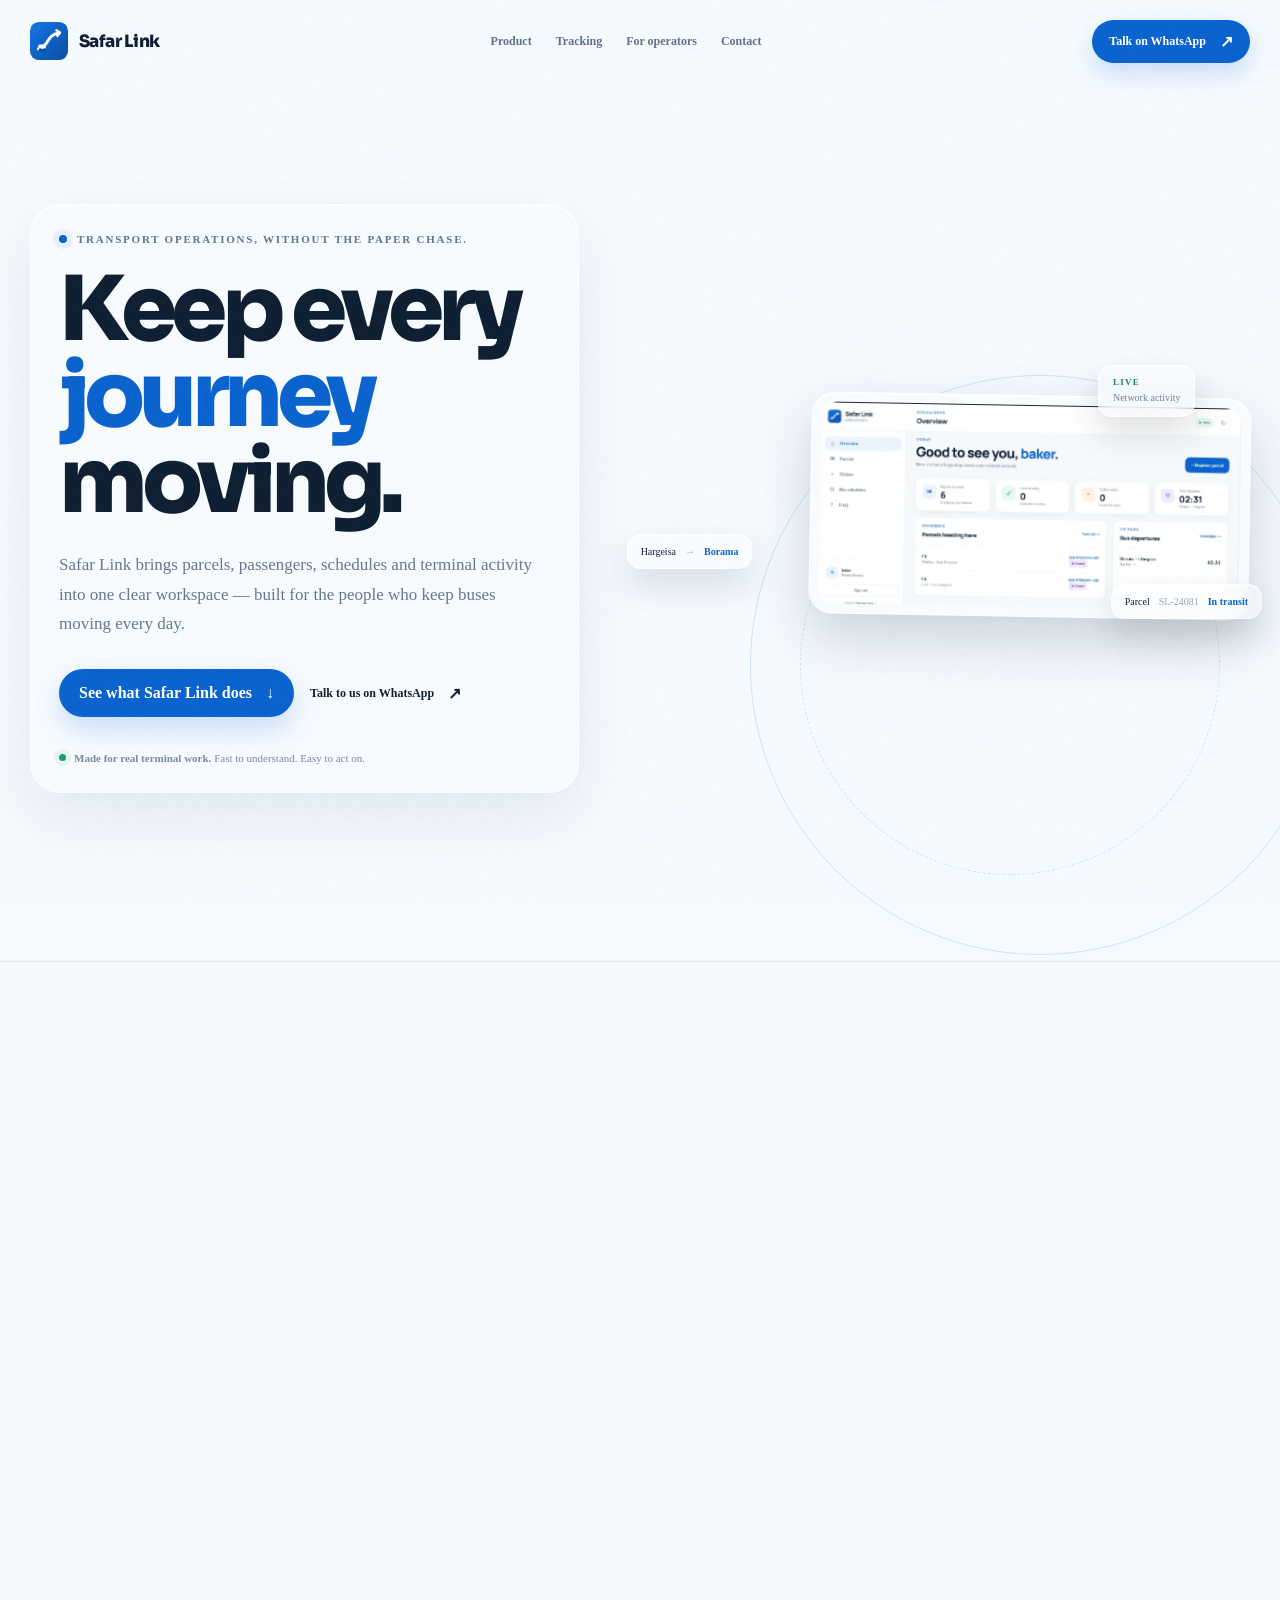
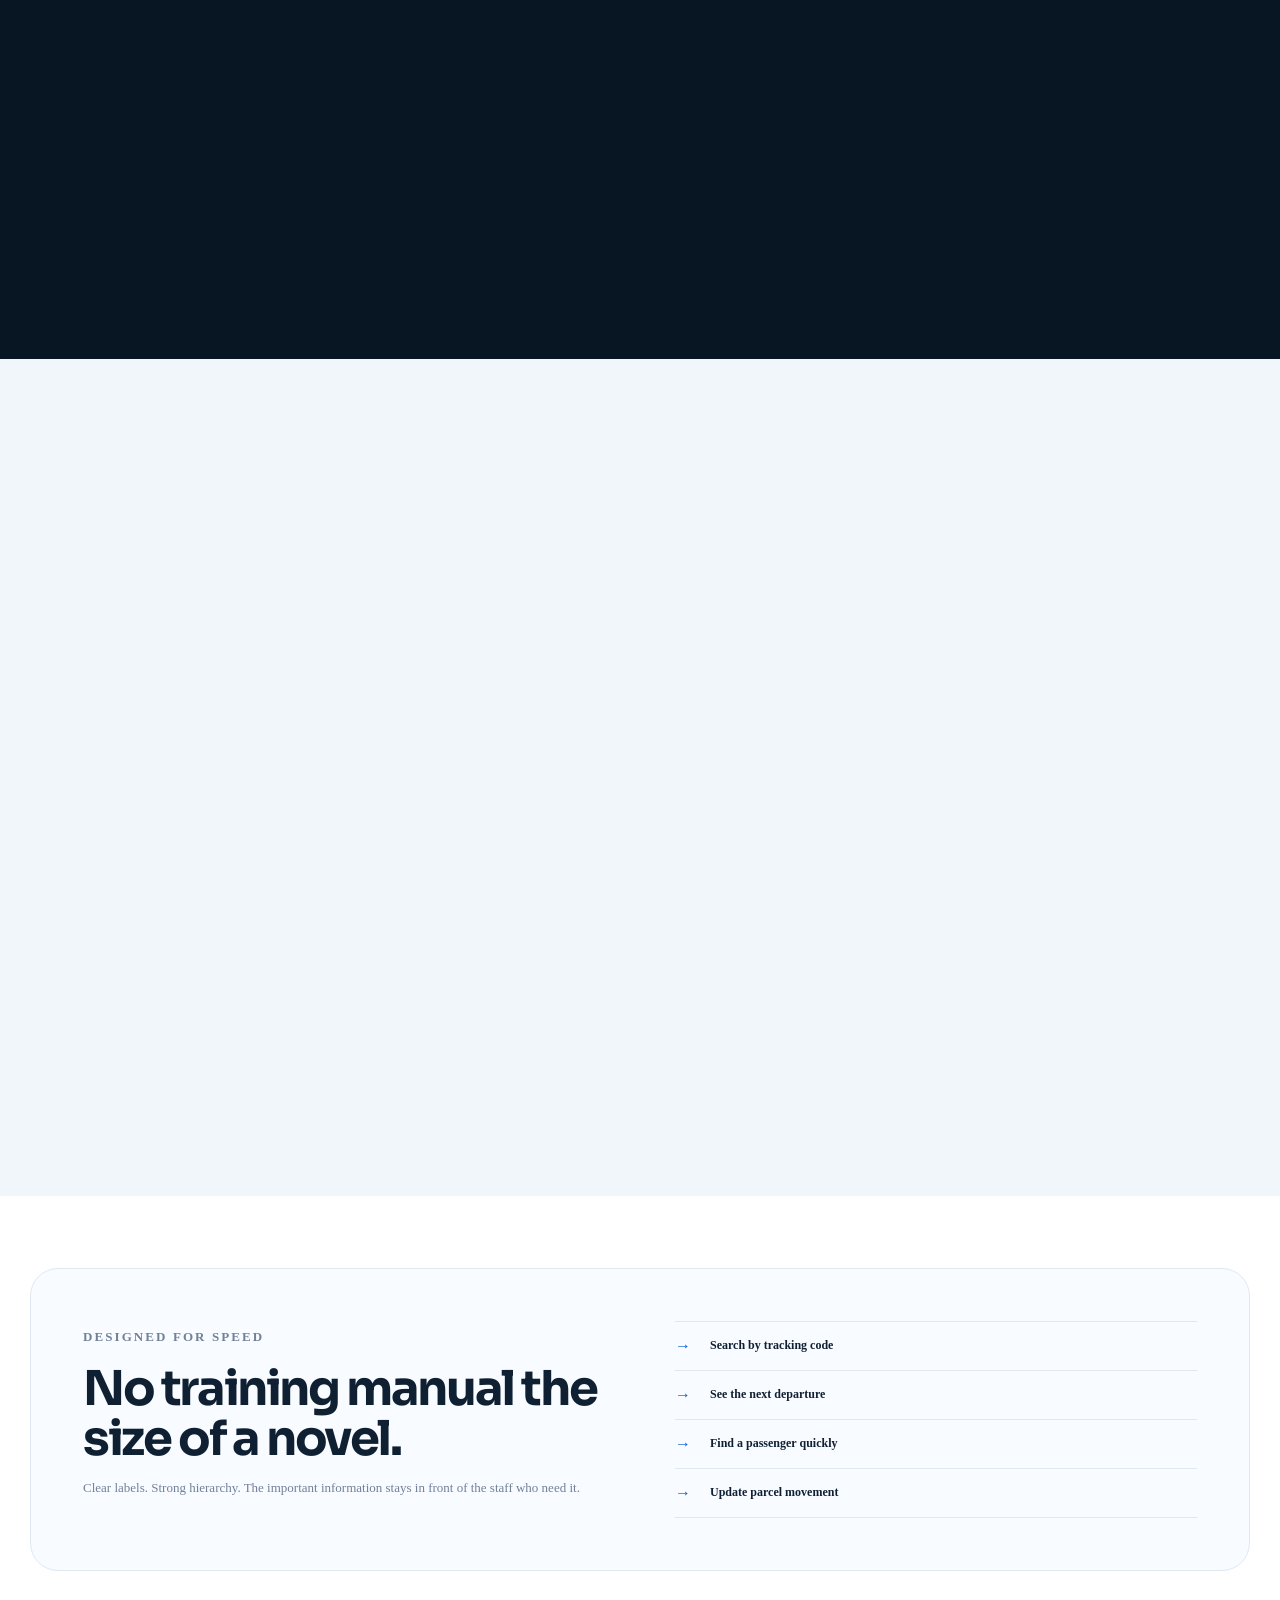
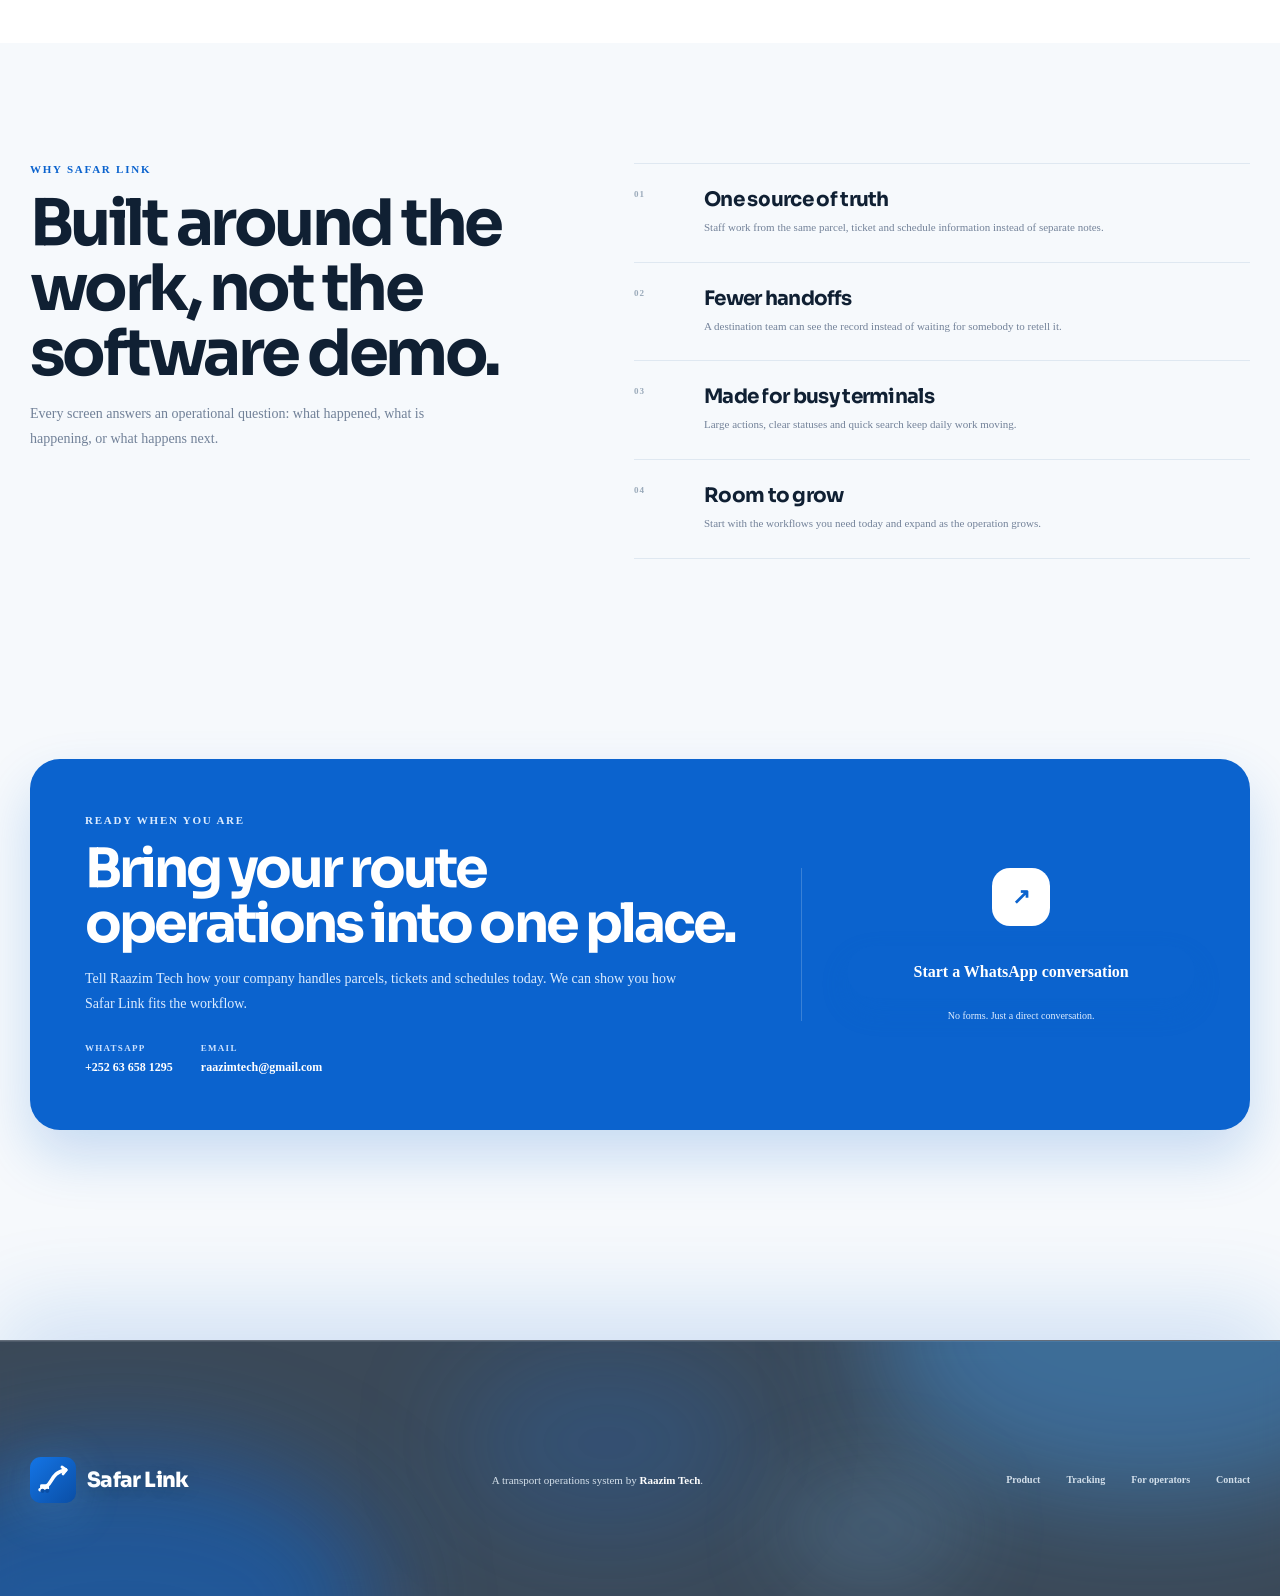
<file: index.html>
<!doctype html><html lang="en"><head><meta charset="utf-8"><meta name="viewport" content="width=device-width,initial-scale=1"><meta name="theme-color" content="#0b63ce"><meta name="description" content="Safar Link by Raazim Tech is a transport operations system for bus companies in Somaliland, bringing parcel tracking, passenger tickets, bus schedules and terminal activity into one workspace."><meta name="keywords" content="Safar Link, SafarLink, Raazim Tech, RaazimTech, bus management system Somaliland, transport management system Somaliland, parcel tracking Somaliland, parcel management system, bus ticketing system Somaliland, passenger ticketing, bus schedule management, terminal operations, Hargeisa transport software, Hargeisa parcel tracking, Borama transport software, Borama parcel tracking, Somaliland logistics software, transport software Somalia, bus company software, terminal management system"><meta name="author" content="Raazim Tech"><meta name="creator" content="Raazim Tech"><meta name="publisher" content="Raazim Tech"><meta name="application-name" content="Safar Link"><meta name="generator" content="Raazim Tech"><meta name="copyright" content="Raazim Tech"><meta name="robots" content="index,follow,max-image-preview:large,max-snippet:-1,max-video-preview:-1"><meta name="googlebot" content="index,follow,max-image-preview:large,max-snippet:-1,max-video-preview:-1"><meta name="bingbot" content="index,follow,max-image-preview:large,max-snippet:-1,max-video-preview:-1"><meta name="referrer" content="strict-origin-when-cross-origin"><meta name="format-detection" content="telephone=no"><meta http-equiv="content-language" content="en"><link rel="canonical" href="https://raazimtech.github.io/Safar-link/"><link rel="alternate" hreflang="en" href="https://raazimtech.github.io/Safar-link/"><link rel="icon" href="icon.svg" type="image/svg+xml"><link rel="apple-touch-icon" href="icon.svg"><link rel="preconnect" href="https://fonts.googleapis.com"><link rel="preconnect" href="https://fonts.gstatic.com" crossorigin><link href="https://fonts.googleapis.com/css2?family=Plus+Jakarta+Sans:wght@400;500;600;700;800&family=Sora:wght@400;500;600;700;800&display=swap" rel="stylesheet"><meta property="og:type" content="website"><meta property="og:site_name" content="Safar Link"><meta property="og:locale" content="en_US"><meta property="og:title" content="Safar Link | Bus, Parcel &amp; Terminal Operations System"><meta property="og:description" content="Safar Link by Raazim Tech helps bus companies manage parcels, passenger tickets, schedules and terminal activity in one place."><meta property="og:url" content="https://raazimtech.github.io/Safar-link/"><meta property="og:image" content="https://raazimtech.github.io/Safar-link/public%20assets%20dashboard.png.webp"><meta property="og:image:alt" content="Safar Link transport operations dashboard by Raazim Tech"><meta property="og:image:type" content="image/webp"><meta name="twitter:card" content="summary_large_image"><meta name="twitter:title" content="Safar Link | Bus, Parcel &amp; Terminal Operations System"><meta name="twitter:description" content="Transport operations software by Raazim Tech for parcels, passenger tickets, schedules and terminals."><meta name="twitter:image" content="https://raazimtech.github.io/Safar-link/public%20assets%20dashboard.png.webp"><meta name="twitter:image:alt" content="Safar Link transport operations dashboard by Raazim Tech"><meta name="twitter:creator" content="@RaazimTech"><title>Safar Link | Bus, Parcel &amp; Terminal Operations System</title><link rel="stylesheet" href="styles.css"><script type="application/ld+json">{"@context":"https://schema.org","@graph":[{"@type":"SoftwareApplication","@id":"https://raazimtech.github.io/Safar-link/#software","name":"Safar Link","alternateName":["SafarLink","Safar Link System"],"url":"https://raazimtech.github.io/Safar-link/","applicationCategory":"BusinessApplication","applicationSubCategory":"Transportation management software","operatingSystem":"Web","description":"A transport operations system for managing parcels, passenger tickets, bus schedules and terminal movement for bus companies and terminals.","brand":{"@type":"Brand","name":"Safar Link","url":"https://raazimtech.github.io/Safar-link/","logo":"https://raazimtech.github.io/Safar-link/icon.svg"},"creator":{"@id":"https://raazimtech.github.io/Safar-link/#organization"},"publisher":{"@id":"https://raazimtech.github.io/Safar-link/#organization"},"author":{"@id":"https://raazimtech.github.io/Safar-link/#organization"},"offers":{"@type":"Offer","url":"https://raazimtech.github.io/Safar-link/","price":"30","priceCurrency":"USD","availability":"https://schema.org/InStock","description":"Monthly Safar Link service"}},{"@type":"Organization","@id":"https://raazimtech.github.io/Safar-link/#organization","name":"Raazim Tech","alternateName":["RaazimTech","Raazim Tech Solutions"],"url":"https://raazimtech.github.io/Raazim-tech/","email":"raazimtech@gmail.com","telephone":"+252636581295","logo":{"@type":"ImageObject","url":"https://raazimtech.github.io/Safar-link/icon.svg"},"description":"Raazim Tech is the software and technology company behind Safar Link.","areaServed":["Somaliland","Somalia"],"sameAs":["https://github.com/Raazimtech"]},{"@type":"WebSite","@id":"https://raazimtech.github.io/Safar-link/#website","url":"https://raazimtech.github.io/Safar-link/","name":"Safar Link","description":"Official Safar Link website by Raazim Tech.","publisher":{"@id":"https://raazimtech.github.io/Safar-link/#organization"},"inLanguage":"en"},{"@type":"WebPage","@id":"https://raazimtech.github.io/Safar-link/#webpage","url":"https://raazimtech.github.io/Safar-link/","name":"Safar Link | Bus, Parcel & Terminal Operations System","isPartOf":{"@id":"https://raazimtech.github.io/Safar-link/#website"},"about":{"@id":"https://raazimtech.github.io/Safar-link/#software"},"publisher":{"@id":"https://raazimtech.github.io/Safar-link/#organization"},"description":"Official Safar Link product page from Raazim Tech for transport operations, parcel tracking, bus tickets, schedules and terminal visibility.","inLanguage":"en"},{"@type":"ContactPage","@id":"https://raazimtech.github.io/Safar-link/#contact","url":"https://raazimtech.github.io/Safar-link/#contact","name":"Contact Raazim Tech about Safar Link","isPartOf":{"@id":"https://raazimtech.github.io/Safar-link/#website"}},{"@type":"BreadcrumbList","@id":"https://raazimtech.github.io/Safar-link/#breadcrumbs","itemListElement":[{"@type":"ListItem","position":1,"name":"Safar Link","item":"https://raazimtech.github.io/Safar-link/"}]},{"@type":"Service","@id":"https://raazimtech.github.io/Safar-link/#service","name":"Safar Link Transport Operations Software","serviceType":"Transportation management software","provider":{"@id":"https://raazimtech.github.io/Safar-link/#organization"},"areaServed":{"@type":"Place","name":"Somaliland"},"description":"Transport operations software for bus companies covering parcel management, parcel tracking, passenger tickets, schedules and terminal workflows."}]}</script></head><body><div class="site-noise" aria-hidden="true"></div><header class="hero" id="home"><nav class="nav container" aria-label="Primary navigation"><a class="brand" href="#home" aria-label="Safar Link home"><img src="icon.svg" alt="Safar Link logo"><span>Safar Link</span></a><div class="nav-links"><a href="#product">Product</a><a href="#tracking">Tracking</a><a href="#operators">For operators</a><a href="#contact">Contact</a></div><a class="nav-cta" href="https://wa.me/252636581295?text=Hello%20Raazim%20Tech%2C%20I%27m%20interested%20in%20Safar%20Link." target="_blank" rel="noreferrer">Talk on WhatsApp <span>↗</span></a><button class="menu-btn" id="menuBtn" aria-label="Open menu" aria-expanded="false">☰</button><div class="mobile-nav" id="mobileNav"><a href="#product">Product</a><a href="#tracking">Tracking</a><a href="#operators">For operators</a><a href="#contact">Contact</a><a href="https://wa.me/252636581295?text=Hello%20Raazim%20Tech%2C%20I%27m%20interested%20in%20Safar%20Link." target="_blank" rel="noreferrer">WhatsApp ↗</a></div></nav><div class="hero-content container"><div class="hero-copy reveal"><p class="kicker"><span class="kicker-dot"></span>Transport operations, without the paper chase.</p><h1>Keep every <em>journey</em> moving.</h1><p class="hero-lead">Safar Link brings parcels, passengers, schedules and terminal activity into one clear workspace — built for the people who keep buses moving every day.</p><div class="hero-actions"><a class="button primary" href="#product">See what Safar Link does <span>↓</span></a><a class="button text-button" href="https://wa.me/252636581295?text=Hello%20Raazim%20Tech%2C%20I%27m%20interested%20in%20Safar%20Link." target="_blank" rel="noreferrer">Talk to us on WhatsApp <span>↗</span></a></div><div class="hero-note"><span class="pulse"></span><strong>Made for real terminal work.</strong> Fast to understand. Easy to act on.</div></div><div class="hero-visual reveal delay-2"><div class="visual-orbit orbit-a"></div><div class="visual-orbit orbit-b"></div><div class="visual-tag tag-top"><b>LIVE</b><span>Network activity</span></div><div class="mini-screen-card"><img src="public%20assets%20dashboard.png.webp" alt="Safar Link operations dashboard and parcel management system by Raazim Tech" loading="eager"><span class="mini-screen-gloss"></span></div><div class="route-chip route-one"><span>Hargeisa</span><i>→</i><b>Borama</b></div><div class="route-chip route-two"><span>Parcel</span><i>SL-24081</i><b>In transit</b></div></div></div><div class="hero-strip container reveal delay-3"><div><span>01</span> Parcels</div><div><span>02</span> Tickets</div><div><span>03</span> Bus schedules</div><div><span>04</span> Terminal visibility</div></div></header><main><section class="statement section" id="product"><div class="container split reveal"><div><p class="eyebrow">The problem</p><h2>When the route gets busy, <strong>the system should get clearer.</strong></h2></div><div class="statement-copy"><p>Transport teams juggle phone calls, handwritten notes, messages and separate lists. That makes the important stuff harder to see: what is on a bus, what has arrived, which passenger is booked, and what is leaving next.</p><p>Safar Link gives staff one shared operational view so the next action is obvious.</p><div class="mini-metric-row"><div><b>1</b><span>workspace</span></div><div><b>4</b><span>core workflows</span></div><div><b>∞</b><span>daily movement</span></div></div></div></div></section><section class="blue-band section-small reveal"><div class="container band-inner"><p>SAFAR LINK</p><h2>See the movement. Act on it.</h2><a href="#tracking">Explore parcel tracking <span>↓</span></a></div></section><section class="feature-stage section" id="tracking"><div class="container"><div class="section-head reveal"><div><p class="eyebrow">01 / Parcel tracking</p><h2>A tracking code your team can actually use.</h2></div><p>Register an item once. The receiving terminal can see its status, route and recipient details without chasing another message.</p></div><div class="feature-layout"><div class="feature-copy reveal"><div class="big-number">01</div><h3>From registration to collection.</h3><p>Give every parcel a clear identity. Staff can register the sender, recipient, destination, category, quantity and bus assignment, then follow the item through its movement.</p><div class="feature-points"><div><span>01</span><b>Unique tracking code</b><small>Easy to reference at any terminal.</small></div><div><span>02</span><b>Clear status trail</b><small>Registered, loaded, arrived, collected.</small></div><div><span>03</span><b>Recipient visibility</b><small>Know who the parcel is for and where it is headed.</small></div></div></div><div class="screen-frame reveal delay-1"><img src="public%20assets%20tracking.png.webp" alt="Safar Link parcel tracking screen by Raazim Tech" loading="lazy"><span class="frame-label">PARCEL / LIVE RECORD</span></div></div></div></section><section class="deep section"><div class="container"><div class="section-head light reveal"><div><p class="eyebrow">02 / One operational view</p><h2>Your whole terminal network, at a glance.</h2></div><p>Know what is happening before somebody has to call you and ask.</p></div><div class="screen-frame dark-frame reveal"><img src="public%20assets%20dashboard.png.webp" alt="Safar Link bus company operations dashboard by Raazim Tech" loading="lazy"><span class="frame-label">OPERATIONS / OVERVIEW</span></div><div class="moving-rail reveal delay-1"><span>PARCELS</span><i>•</i><span>TICKETS</span><i>•</i><span>SCHEDULES</span><i>•</i><span>TERMINALS</span><i>•</i><span>PARCELS</span><i>•</i><span>TICKETS</span></div></div></section><section class="workflow section" id="operators"><div class="container"><div class="workflow-intro reveal"><p class="eyebrow">03 / Built around the shift</p><h2>Four workflows. One place to work.</h2><p>Safar Link is designed around the jobs staff repeat every day — not a wall of features nobody uses.</p></div><div class="workflow-grid"><article class="workflow-card reveal"><span class="card-index">01</span><div class="line-icon">▣</div><h3>Parcels</h3><p>Register, assign, search and update parcel movement from terminal to terminal.</p><a href="#tracking">View tracking <span>↗</span></a></article><article class="workflow-card featured reveal delay-1"><span class="card-index">02</span><div class="line-icon">⌑</div><h3>Tickets</h3><p>Keep passenger bookings tied to actual routes, seats, schedules and fares.</p><a href="#contact">Ask about tickets <span>↗</span></a></article><article class="workflow-card reveal delay-2"><span class="card-index">03</span><div class="line-icon">◷</div><h3>Bus schedules</h3><p>Give staff one shared schedule for departures, arrivals, routes and bus numbers.</p><a href="#contact">Plan your routes <span>↗</span></a></article><article class="workflow-card reveal delay-3"><span class="card-index">04</span><div class="line-icon">⌁</div><h3>Terminal activity</h3><p>Keep the whole operation visible so the next person can pick up exactly where the last one stopped.</p><a href="#contact">See Safar Link <span>↗</span></a></article></div></div></section><section class="showcase section-small reveal"><div class="container showcase-card"><div><p class="eyebrow">Designed for speed</p><h2>No training manual the size of a novel.</h2><p>Clear labels. Strong hierarchy. The important information stays in front of the staff who need it.</p></div><div class="showcase-list"><div><span>→</span><b>Search by tracking code</b></div><div><span>→</span><b>See the next departure</b></div><div><span>→</span><b>Find a passenger quickly</b></div><div><span>→</span><b>Update parcel movement</b></div></div></div></section><section class="proof section"><div class="container proof-grid"><div class="proof-lead reveal"><p class="eyebrow">Why Safar Link</p><h2>Built around the work, not the software demo.</h2><p>Every screen answers an operational question: what happened, what is happening, or what happens next.</p></div><div class="proof-stack"><article class="proof-item reveal delay-1"><span>01</span><div><h3>One source of truth</h3><p>Staff work from the same parcel, ticket and schedule information instead of separate notes.</p></div></article><article class="proof-item reveal delay-2"><span>02</span><div><h3>Fewer handoffs</h3><p>A destination team can see the record instead of waiting for somebody to retell it.</p></div></article><article class="proof-item reveal delay-3"><span>03</span><div><h3>Made for busy terminals</h3><p>Large actions, clear statuses and quick search keep daily work moving.</p></div></article><article class="proof-item reveal delay-4"><span>04</span><div><h3>Room to grow</h3><p>Start with the workflows you need today and expand as the operation grows.</p></div></article></div></div></section><section class="contact section" id="contact"><div class="container contact-card reveal"><div class="contact-copy"><p class="eyebrow">Ready when you are</p><h2>Bring your route operations into one place.</h2><p>Tell Raazim Tech how your company handles parcels, tickets and schedules today. We can show you how Safar Link fits the workflow.</p><div class="contact-meta"><a href="https://wa.me/252636581295?text=Hello%20Raazim%20Tech%2C%20I%27m%20interested%20in%20Safar%20Link." target="_blank" rel="noreferrer"><span>WhatsApp</span><b>+252 63 658 1295</b></a><a href="mailto:raazimtech@gmail.com"><span>Email</span><b>raazimtech@gmail.com</b></a></div></div><div class="contact-action"><div class="contact-symbol">↗</div><a class="button primary large" href="https://wa.me/252636581295?text=Hello%20Raazim%20Tech%2C%20I%27m%20interested%20in%20Safar%20Link." target="_blank" rel="noreferrer">Start a WhatsApp conversation</a><p>No forms. Just a direct conversation.</p></div></div></section></main><footer class="footer"><div class="container footer-inner"><a class="brand" href="#home"><img src="icon.svg" alt="Safar Link logo"><span>Safar Link</span></a><p>A transport operations system by <a href="https://raazimtech.github.io/Raazim-tech/" target="_blank" rel="noreferrer">Raazim Tech</a>.</p><div class="footer-links"><a href="#product">Product</a><a href="#tracking">Tracking</a><a href="#operators">For operators</a><a href="#contact">Contact</a></div></div></footer><script src="script.js"></script></body></html>
</file>
<file: styles.css>
:root{--blue:#0b63ce;--blue-2:#1475e6;--blue-soft:#edf5ff;--ink:#102033;--muted:#718198;--line:#dfe8f1;--paper:#f6f9fc;--white:#fff;--deep:#081522;--green:#13815f;--ease:cubic-bezier(.2,.8,.2,1)}*{box-sizing:border-box}html{scroll-behavior:smooth}body{margin:0;background:var(--paper);color:var(--ink);font-family:'Plus Jakarta Sans',sans-serif;line-height:1.6;overflow-x:hidden}body,button,input{font:inherit}a{color:inherit;text-decoration:none}img{max-width:100%;display:block}button{border:0;cursor:pointer}.container{width:min(1220px,calc(100% - 48px));margin:auto}.section{padding:120px 0}.section-small{padding:72px 0}.eyebrow,.kicker{font-size:11px;font-weight:800;letter-spacing:.16em;text-transform:uppercase}.eyebrow{color:var(--blue);margin:0 0 16px}.hero{position:relative;min-height:100vh;background:#f8fbff;overflow:hidden;border-bottom:1px solid var(--line)}.site-noise{position:fixed;inset:0;pointer-events:none;opacity:.035;z-index:50;background-image:url("data:image/svg+xml,%3Csvg viewBox='0 0 160 160' xmlns='http://www.w3.org/2000/svg'%3E%3Cfilter id='n'%3E%3CfeTurbulence type='fractalNoise' baseFrequency='.8' numOctaves='3' stitchTiles='stitch'/%3E%3C/filter%3E%3Crect width='100%25' height='100%25' filter='url(%23n)' opacity='.28'/%3E%3C/svg%3E")}.nav{position:relative;z-index:30;height:82px;display:flex;align-items:center;justify-content:space-between;gap:28px}.brand{display:flex;align-items:center;gap:11px;font:800 17px Sora,sans-serif;letter-spacing:-.03em}.brand img{width:38px;height:38px}.nav-links{display:flex;align-items:center;gap:4px;background:#fff;border:1px solid var(--line);border-radius:999px;padding:5px;box-shadow:0 7px 20px rgba(16,32,51,.05)}.nav-links a{padding:9px 15px;border-radius:999px;font-size:12px;font-weight:700;color:#5f7188;transition:.25s var(--ease)}.nav-links a:hover{background:var(--blue-soft);color:var(--blue)}.nav-cta,.button{display:inline-flex;align-items:center;justify-content:center;gap:14px;font-weight:800;border-radius:999px;transition:.3s var(--ease)}.nav-cta{background:var(--blue);color:#fff;padding:12px 17px;font-size:12px;box-shadow:0 10px 24px rgba(11,99,206,.2)}.nav-cta:hover{transform:translateY(-2px);background:#0857b5}.nav-cta span,.button span{font-size:16px}.menu-btn{display:none;background:#fff;border:1px solid var(--line);border-radius:12px;padding:10px 12px;color:var(--ink)}.mobile-nav{display:none}.hero-content{display:grid;grid-template-columns:.95fr 1.05fr;gap:65px;align-items:center;padding:70px 0 55px;min-height:calc(100vh - 82px)}.hero-copy{padding-left:5px;position:relative;z-index:5}.kicker{color:#60748d;display:flex;gap:10px;align-items:center;margin:0 0 22px}.kicker-dot{width:8px;height:8px;border-radius:50%;background:var(--blue);box-shadow:0 0 0 6px #e5f0ff}.hero h1{font:800 clamp(52px,7vw,94px)/.96 Sora,sans-serif;letter-spacing:-.065em;margin:0;max-width:720px}.hero h1 em{font-style:normal;color:var(--blue)}.hero-lead{max-width:610px;font-size:17px;line-height:1.75;color:#667890;margin:25px 0 0}.hero-actions{display:flex;gap:16px;align-items:center;flex-wrap:wrap;margin-top:30px}.button.primary{background:var(--blue);color:#fff;padding:15px 20px;box-shadow:0 12px 28px rgba(11,99,206,.2)}.button.primary:hover{background:#0957b3;transform:translateY(-3px)}.text-button{padding:13px 0;color:var(--ink);font-size:12px}.text-button:hover{color:var(--blue);transform:translateX(4px)}.hero-note{margin-top:35px;color:#7a899c;font-size:11px}.pulse{display:inline-block;width:7px;height:7px;border-radius:50%;background:#1ca175;margin-right:8px;box-shadow:0 0 0 5px #e6f7f1;vertical-align:1px}.hero-visual{position:relative;padding:35px 0 20px;min-width:0}.hero-visual img{position:relative;z-index:3;width:100%;filter:drop-shadow(0 30px 50px rgba(16,32,51,.18));transform:rotate(1.2deg);animation:floatHero 7s ease-in-out infinite}.visual-orbit{position:absolute;border:1px solid #cfe1f6;border-radius:50%;pointer-events:none}.orbit-a{width:580px;height:580px;right:-80px;top:15px}.orbit-b{width:420px;height:420px;right:30px;top:95px;border-style:dashed;animation:spin 28s linear infinite}.visual-tag,.route-chip{position:absolute;z-index:5;background:#fff;border:1px solid var(--line);box-shadow:0 16px 32px rgba(16,32,51,.12);border-radius:14px}.visual-tag{top:5px;right:9%;padding:11px 14px}.visual-tag b{font-size:9px;letter-spacing:.14em;color:var(--green);display:block}.visual-tag span{font-size:10px;color:#728399}.route-chip{display:flex;gap:9px;align-items:center;padding:11px 13px;font-size:10px}.route-one{left:-17px;bottom:68px}.route-two{right:-12px;bottom:18px}.route-chip i{font-style:normal;color:#9aa8b7}.route-chip b{color:var(--blue)}.hero-strip{display:grid;grid-template-columns:repeat(4,1fr);border-top:1px solid var(--line);padding:19px 0 29px;color:#7b8a9e;font-size:10px;font-weight:800;text-transform:uppercase;letter-spacing:.08em}.hero-strip div{display:flex;gap:11px}.hero-strip span{color:var(--blue)}.split{display:grid;grid-template-columns:1.08fr .92fr;gap:80px;align-items:end}.split h2,.section-head h2,.workflow-intro h2,.proof-lead h2,.contact h2,.band-inner h2{font:700 clamp(35px,5vw,64px)/1.02 Sora,sans-serif;letter-spacing:-.055em;margin:0;max-width:760px}.split h2 strong{font-weight:700;color:#5f7188}.statement-copy{max-width:540px}.statement-copy p{font-size:16px;line-height:1.8;color:#697b91;margin:0 0 16px}.mini-metric-row{display:flex;gap:18px;border-top:1px solid var(--line);margin-top:28px;padding-top:20px}.mini-metric-row div{min-width:100px}.mini-metric-row b{display:block;font:700 30px Sora,sans-serif}.mini-metric-row span{font-size:9px;color:#8492a3;text-transform:uppercase;letter-spacing:.1em}.blue-band{background:var(--blue);color:#fff;border-top:1px solid #0a59b8;border-bottom:1px solid #0a59b8}.band-inner{display:flex;align-items:center;justify-content:space-between;gap:30px}.band-inner p{margin:0;color:#dbeaff;font-size:9px;font-weight:800;letter-spacing:.2em}.band-inner h2{font-size:34px}.band-inner a{font-size:11px;font-weight:800;border-bottom:1px solid #dbeaff;padding-bottom:5px;color:#fff}.section-head{display:flex;justify-content:space-between;align-items:flex-end;gap:50px;margin-bottom:50px}.section-head>p{max-width:400px;color:#718198;font-size:14px;line-height:1.75;margin:0}.feature-layout{display:grid;grid-template-columns:.72fr 1.28fr;gap:60px;align-items:center}.feature-copy{position:relative}.big-number{font:800 112px/1 Sora,sans-serif;color:#e3edf8;letter-spacing:-.08em;position:absolute;right:-20px;top:-40px;z-index:-1}.feature-copy h3{font:700 32px/1.1 Sora,sans-serif;letter-spacing:-.04em;margin:0 0 13px}.feature-copy>p{color:#718198;line-height:1.8;font-size:14px;max-width:470px}.feature-points{margin-top:30px;border-top:1px solid var(--line)}.feature-points>div{display:grid;grid-template-columns:32px 1fr;column-gap:10px;row-gap:2px;padding:17px 0;border-bottom:1px solid var(--line)}.feature-points span{grid-row:1/3;color:var(--blue);font-size:9px;font-weight:800;letter-spacing:.1em}.feature-points b{font-size:12px}.feature-points small{font-size:10px;color:#8593a4}.screen-frame{position:relative;background:#fff;padding:20px;border:1px solid var(--line);border-radius:24px;box-shadow:0 30px 65px rgba(16,32,51,.12);overflow:hidden}.screen-frame img{width:100%;border-radius:15px}.frame-label{position:absolute;left:31px;bottom:29px;padding:7px 10px;border-radius:8px;background:#0d1e30e8;color:#fff;font-size:8px;font-weight:800;letter-spacing:.13em}.deep{background:var(--deep);color:#fff;overflow:hidden}.deep .section-head>p{color:#9db0c3}.light .eyebrow,.deep .eyebrow{color:#7ab7ff}.deep .screen-frame{background:#0e1c2a;border-color:#20344a;box-shadow:0 35px 75px rgba(0,0,0,.25)}.dark-frame .frame-label{background:#0b63ce}.moving-rail{display:flex;gap:22px;align-items:center;justify-content:center;margin-top:26px;color:#7f95ad;font-size:9px;letter-spacing:.18em;font-weight:800;white-space:nowrap;overflow:hidden}.moving-rail span{display:inline-block;animation:rail 18s linear infinite}.moving-rail i{color:#0b63ce;font-style:normal}.workflow{background:#f1f6fb}.workflow-intro{max-width:780px;margin-bottom:54px}.workflow-intro p:last-child{max-width:620px;color:#718198;margin:18px 0 0;font-size:14px}.workflow-grid{display:grid;grid-template-columns:repeat(4,1fr);gap:13px}.workflow-card{background:#fff;border:1px solid var(--line);border-radius:20px;min-height:350px;padding:24px;display:flex;flex-direction:column;position:relative;transition:.35s var(--ease);overflow:hidden}.workflow-card:hover{transform:translateY(-8px);box-shadow:0 22px 45px rgba(16,32,51,.1)}.workflow-card.featured{background:var(--blue);border-color:var(--blue);color:#fff}.workflow-card.featured p,.workflow-card.featured .card-index{color:#d9eaff}.workflow-card.featured a{color:#fff;border-color:#fff5}.card-index{position:absolute;right:23px;top:23px;color:#a8b6c5;font-size:9px;font-weight:800}.line-icon{width:48px;height:48px;border-radius:14px;background:var(--blue-soft);color:var(--blue);display:grid;place-items:center;font-weight:800;font-size:19px;margin-bottom:40px}.featured .line-icon{background:#fff2;color:#fff}.workflow-card h3{font:700 23px/1.05 Sora,sans-serif;letter-spacing:-.035em;margin:0 0 9px}.workflow-card p{font-size:11px;line-height:1.7;color:#74849a;margin:0}.workflow-card a{margin-top:auto;padding-top:22px;border-bottom:1px solid #c7d4e2;padding-bottom:7px;width:max-content;font-size:10px;font-weight:800;color:var(--blue)}.showcase{background:#fff}.showcase-card{display:grid;grid-template-columns:1fr 1fr;gap:70px;align-items:center;padding:52px;border:1px solid var(--line);border-radius:28px;background:#f8fbff}.showcase-card h2{font:700 clamp(30px,4vw,48px)/1.04 Sora,sans-serif;letter-spacing:-.05em;margin:0}.showcase-card p{color:#718198;max-width:530px;font-size:13px;line-height:1.75}.showcase-list{display:grid;gap:0;border-top:1px solid var(--line)}.showcase-list div{display:grid;grid-template-columns:35px 1fr;align-items:center;padding:15px 0;border-bottom:1px solid var(--line)}.showcase-list span{color:var(--blue);font-weight:800}.showcase-list b{font-size:12px}.proof-grid{display:grid;grid-template-columns:.9fr 1.1fr;gap:100px}.proof-lead>p:last-child{color:#718198;max-width:430px;font-size:14px;line-height:1.8}.proof-stack{border-top:1px solid var(--line)}.proof-item{display:grid;grid-template-columns:55px 1fr;gap:15px;padding:25px 0;border-bottom:1px solid var(--line)}.proof-item>span{color:#9aaaBA;font-size:9px;font-weight:800;letter-spacing:.12em}.proof-item h3{font:700 20px/1.1 Sora,sans-serif;letter-spacing:-.035em;margin:0 0 7px}.proof-item p{font-size:11px;color:#738299;margin:0;line-height:1.7}.contact{padding-top:80px}.contact-card{background:#0b63ce;color:#fff;border-radius:30px;padding:55px;display:grid;grid-template-columns:1.25fr .75fr;gap:60px;align-items:center;box-shadow:0 26px 55px rgba(11,99,206,.2)}.contact-card .eyebrow{color:#dcecff}.contact h2{font-size:54px}.contact-copy>p:not(.eyebrow){color:#dcecff;max-width:620px;font-size:14px;line-height:1.8}.contact-meta{display:flex;gap:28px;flex-wrap:wrap;margin-top:27px}.contact-meta a span{display:block;font-size:9px;text-transform:uppercase;letter-spacing:.14em;color:#cce2ff;font-weight:800;margin-bottom:4px}.contact-meta a b{font-size:12px}.contact-action{text-align:center;border-left:1px solid #ffffff31;padding-left:45px}.contact-symbol{width:58px;height:58px;border-radius:18px;background:#fff;color:var(--blue);display:grid;place-items:center;font:700 22px Sora,sans-serif;margin:0 auto 20px}.button.large{width:100%;padding:17px 20px}.contact-action p{color:#dcecff;font-size:10px;margin:12px 0 0}.footer{background:#fff;margin-top:90px;border-top:1px solid var(--line)}.footer-inner{display:flex;align-items:center;justify-content:space-between;gap:25px;padding:26px 0}.footer p{margin:0;color:#8492a3;font-size:10px}.footer p a{color:var(--blue);font-weight:800}.footer-links{display:flex;gap:18px;color:#6e7f95;font-size:10px;font-weight:700}.footer-bottom{display:flex;justify-content:space-between;gap:20px;border-top:1px solid var(--line);padding:16px 0 22px;color:#9aa7b5;font-size:9px}@keyframes floatHero{0%,100%{transform:rotate(1.2deg) translateY(0)}50%{transform:rotate(1.2deg) translateY(-11px)}}@keyframes spin{to{transform:rotate(360deg)}}@keyframes rail{0%{transform:translateX(0)}50%{transform:translateX(15px)}100%{transform:translateX(0)}}.reveal{opacity:0;transform:translateY(28px);transition:opacity .8s var(--ease),transform .8s var(--ease)}.reveal.visible{opacity:1;transform:translateY(0)}.delay-1{transition-delay:.08s}.delay-2{transition-delay:.16s}.delay-3{transition-delay:.24s}.delay-4{transition-delay:.32s}@media(max-width:980px){.nav-links{display:none}.menu-btn{display:block}.nav-cta{margin-left:auto}.hero-content{grid-template-columns:1fr;gap:45px;padding-top:50px}.hero-copy{max-width:800px}.hero-visual{max-width:820px;margin:auto}.hero-strip{grid-template-columns:repeat(2,1fr);gap:14px}.split,.proof-grid{grid-template-columns:1fr;gap:50px}.feature-layout{grid-template-columns:1fr;gap:45px}.workflow-grid{grid-template-columns:repeat(2,1fr)}.showcase-card,.contact-card{grid-template-columns:1fr}.contact-action{border-left:0;border-top:1px solid #ffffff31;padding:28px 0 0}.mobile-nav{position:absolute;top:72px;left:0;right:0;background:#fff;border:1px solid var(--line);border-radius:17px;padding:8px;box-shadow:0 18px 40px rgba(16,32,51,.12)}.mobile-nav.open{display:grid}.mobile-nav a{padding:12px;border-radius:10px;font-size:12px;font-weight:700}.mobile-nav a:hover{background:var(--blue-soft);color:var(--blue)}}@media(max-width:640px){.container{width:min(100% - 28px,1220px)}.nav{height:70px}.nav-cta{display:none}.hero-content{padding:42px 0 25px;min-height:auto}.hero h1{font-size:clamp(46px,16vw,72px)}.hero-lead{font-size:14px}.hero-actions{align-items:flex-start;flex-direction:column}.button.primary{width:100%}.hero-visual{padding-top:10px}.visual-orbit,.visual-tag{display:none}.route-one{left:7px;bottom:46px}.route-two{right:5px}.hero-strip{font-size:9px;padding-bottom:24px}.section{padding:80px 0}.section-small{padding:54px 0}.split h2,.section-head h2,.workflow-intro h2,.proof-lead h2{font-size:38px}.band-inner{align-items:flex-start;flex-direction:column}.band-inner h2{font-size:31px}.section-head{display:block;margin-bottom:35px}.section-head>p{margin-top:18px}.screen-frame{padding:10px;border-radius:18px}.frame-label{left:18px;bottom:18px;font-size:7px}.workflow-grid{grid-template-columns:1fr}.workflow-card{min-height:300px}.showcase-card{padding:28px}.contact-card{padding:31px 25px;border-radius:24px}.contact h2{font-size:40px}.contact-action{padding-top:25px}.footer-inner,.footer-bottom{flex-direction:column;align-items:flex-start}.footer-links{margin-top:2px}}@media(prefers-reduced-motion:reduce){html{scroll-behavior:auto}.hero-visual img,.orbit-b,.moving-rail span{animation:none}.reveal{transition:none;opacity:1;transform:none}}
</file>
